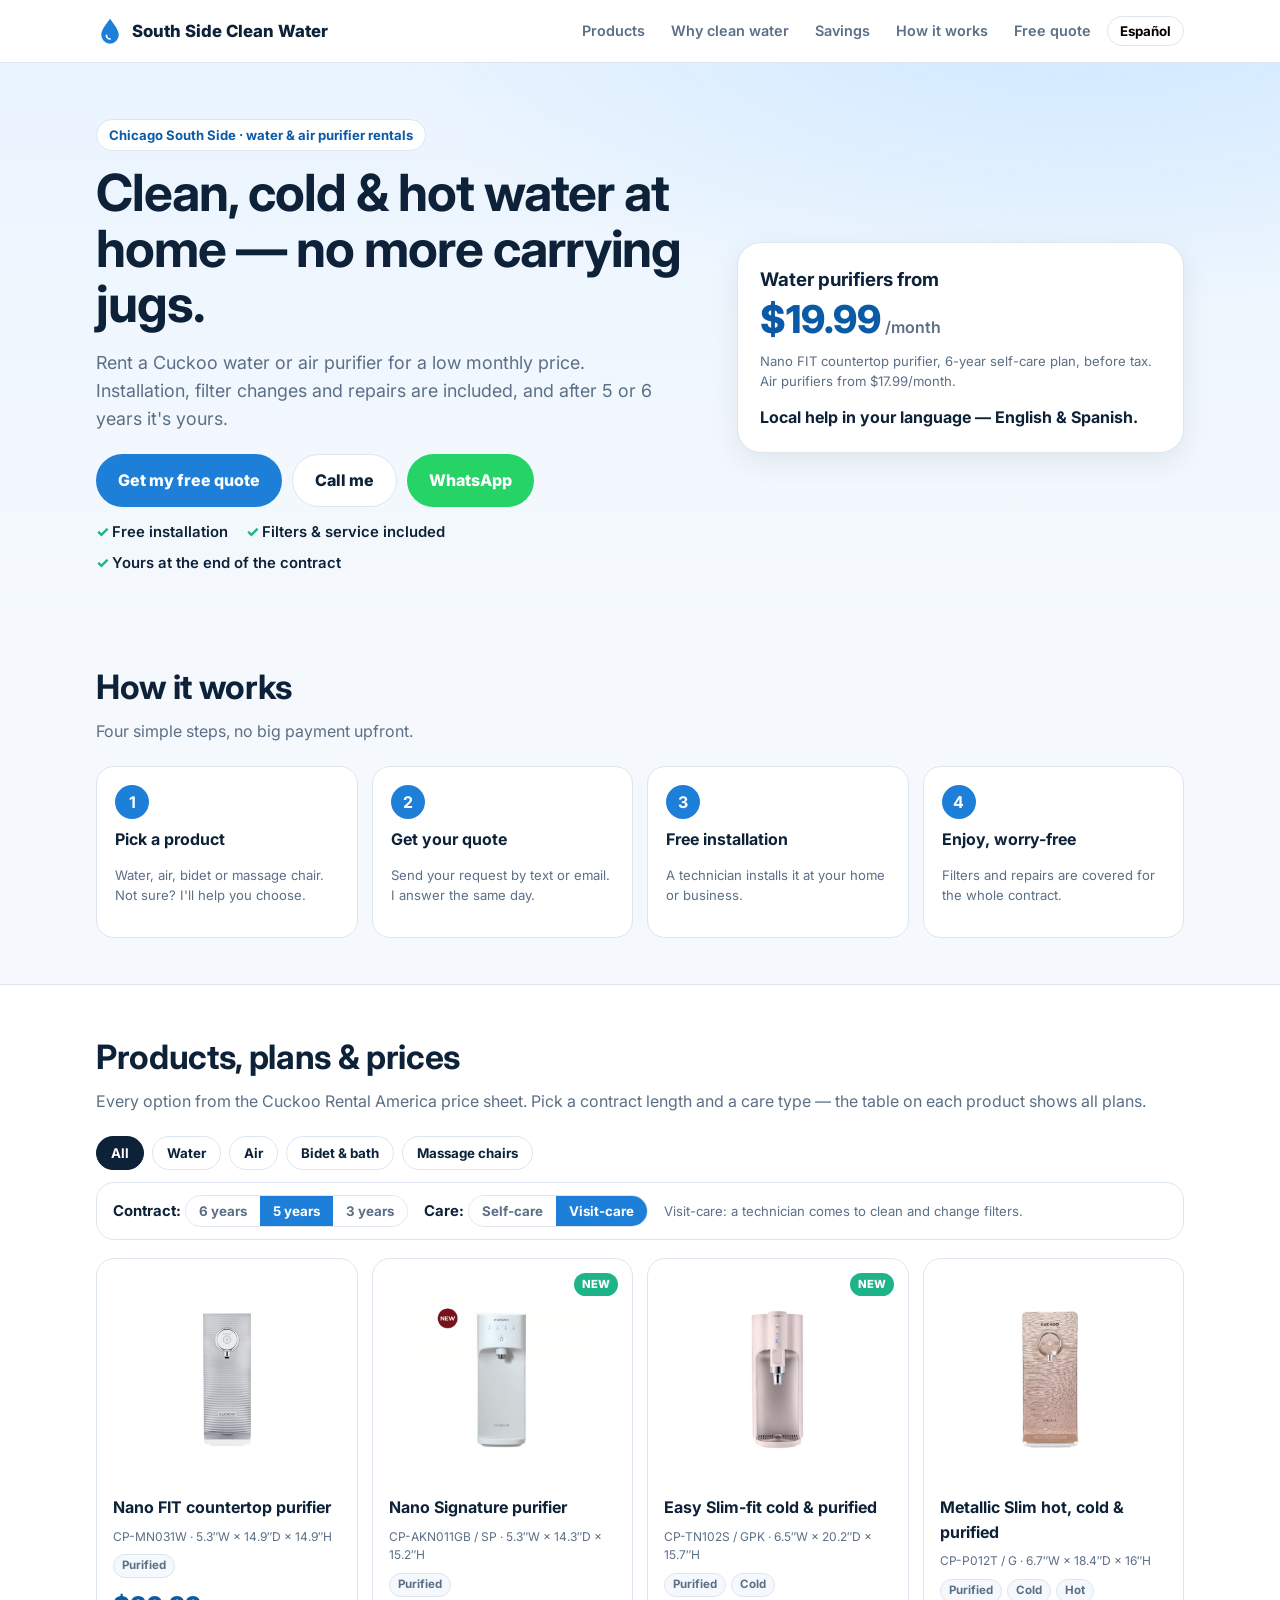
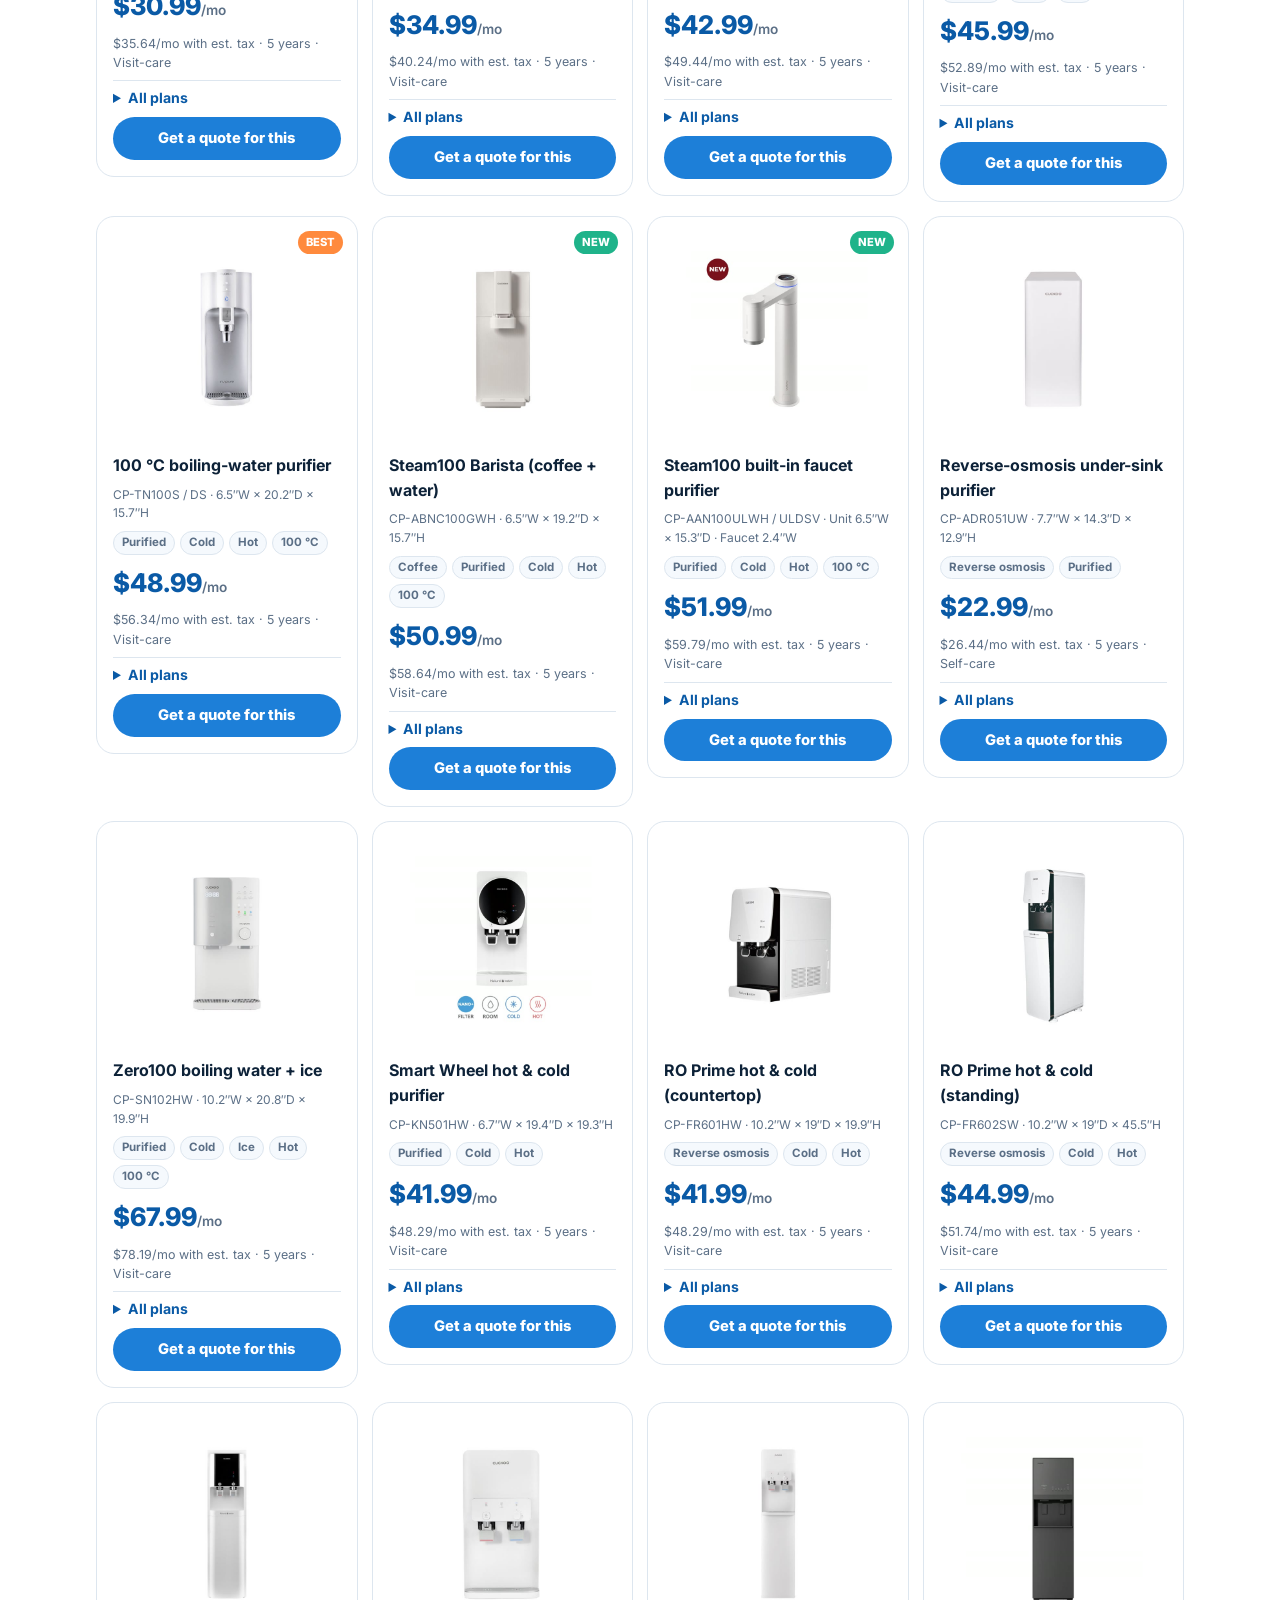
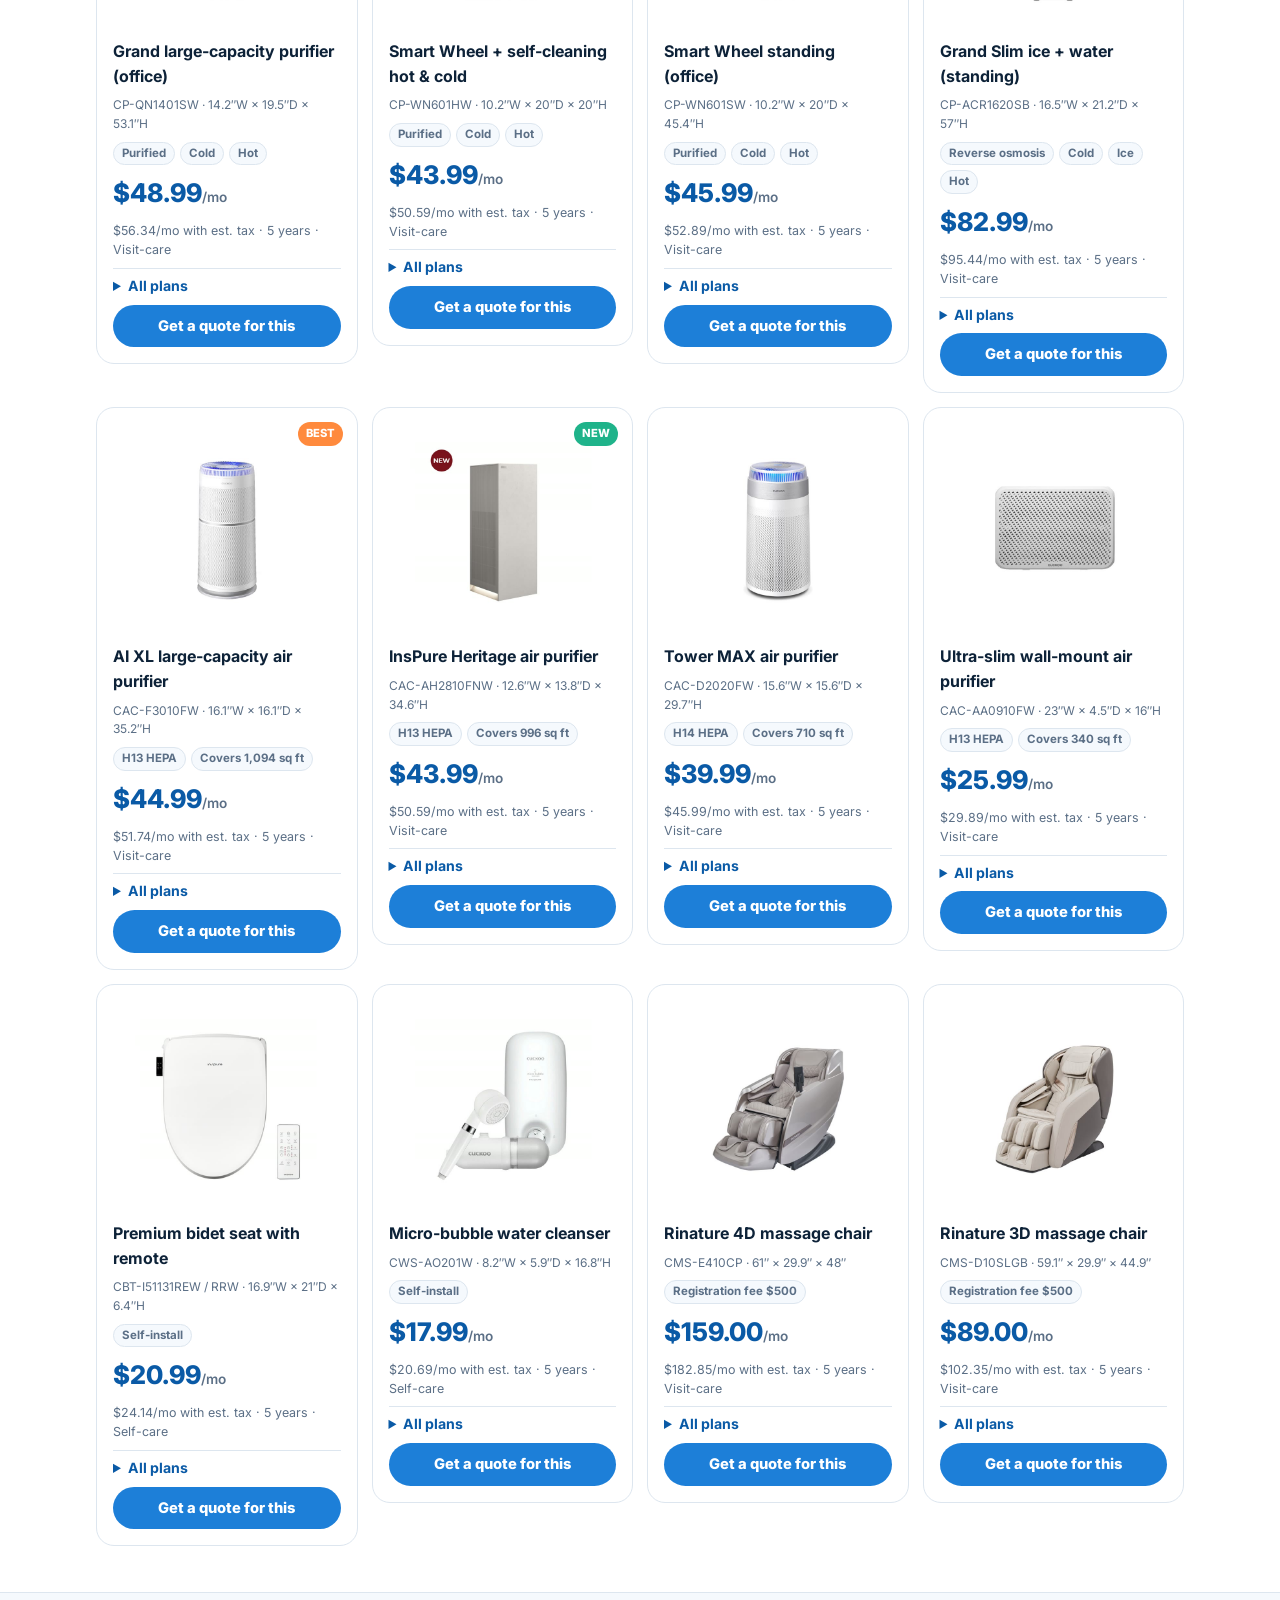
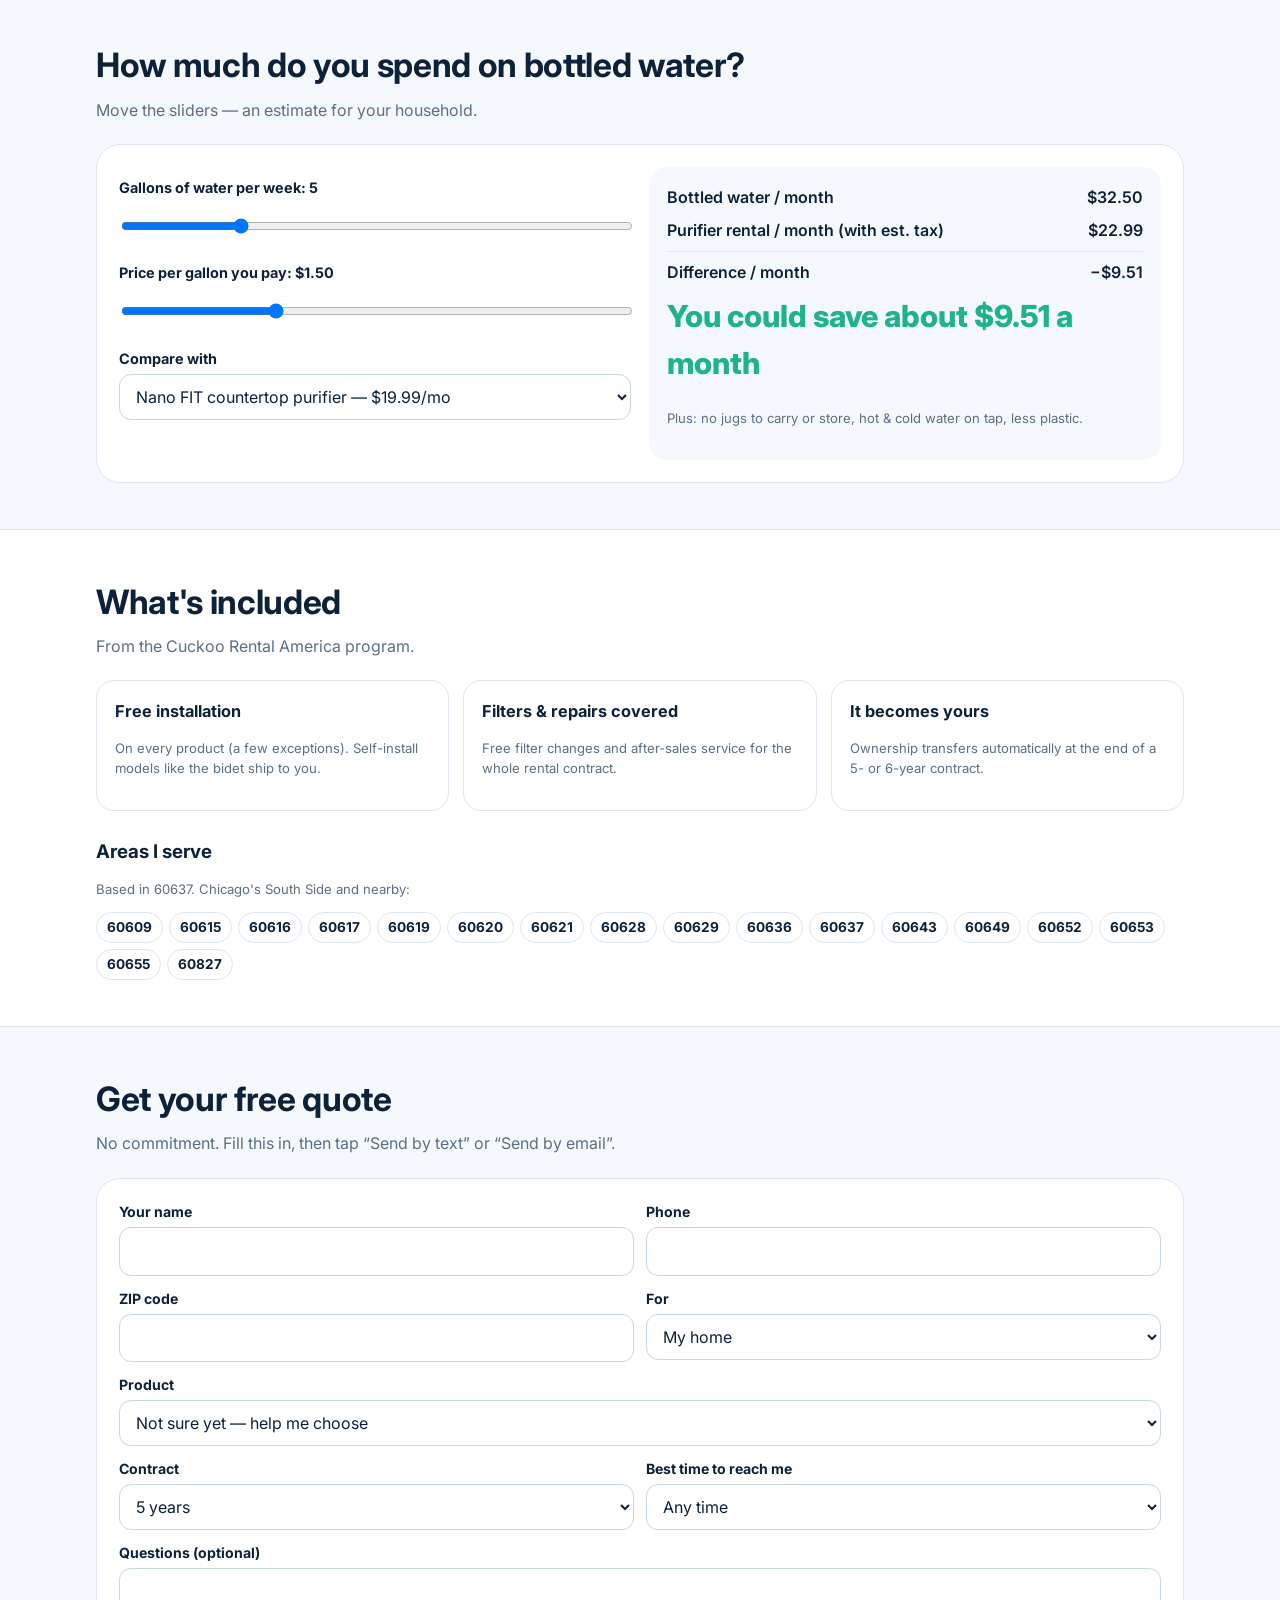
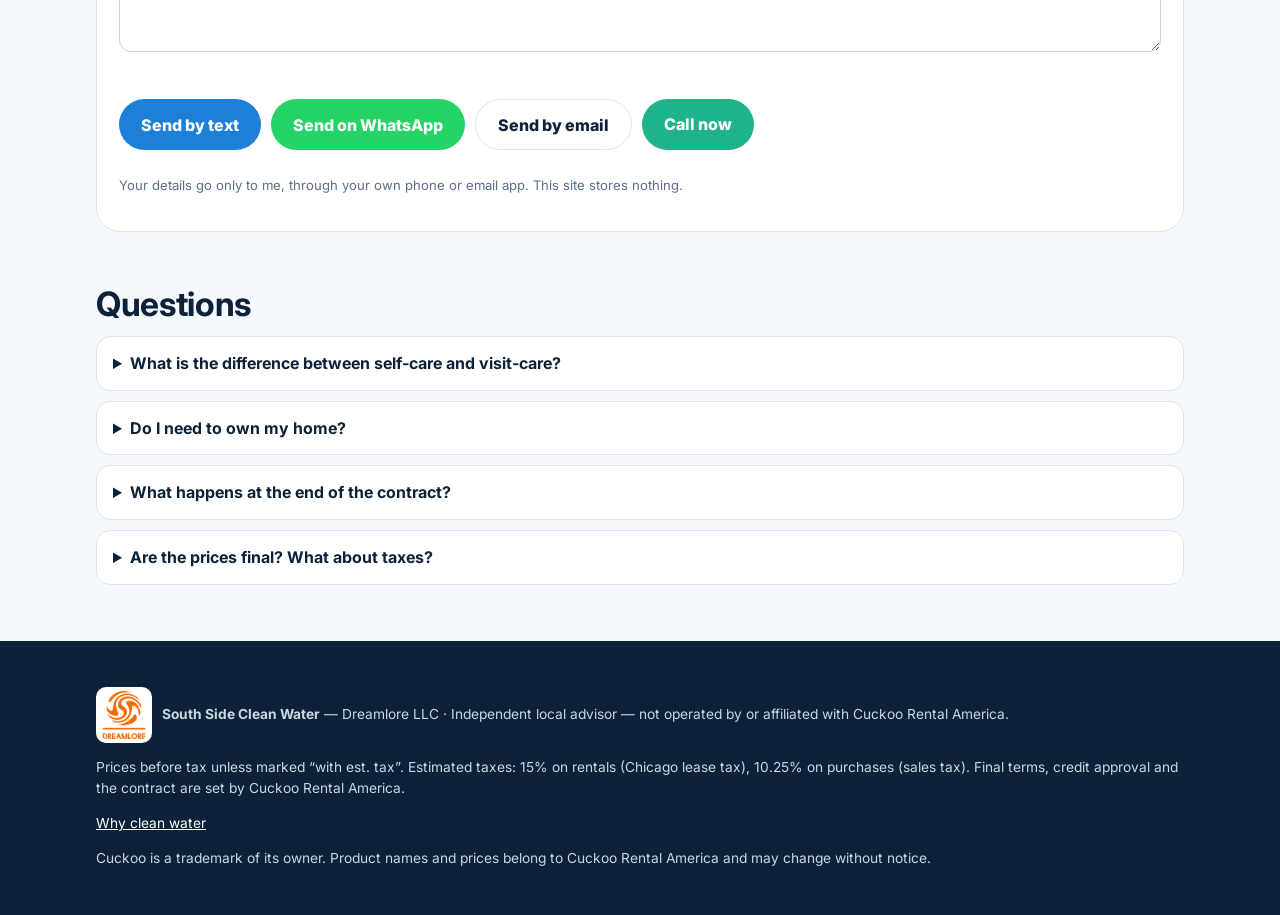
<file: index.html>
<!DOCTYPE html>
<html lang="en">
<head>
<meta charset="UTF-8"/>
<meta name="viewport" content="width=device-width,initial-scale=1"/>
<title>South Side Clean Water — water & air purifier rentals, installed</title>
<meta name="description" content="Rent a water or air purifier on Chicago's South Side: installation, filters and service included. Free quote by text, phone or email."/>
<meta property="og:title" content="South Side Clean Water"/>
<meta property="og:description" content="Clean water at home or at work, from about $20 a month — installed and maintained. Free quote."/>
<link rel="icon" href="data:image/svg+xml,%3Csvg xmlns='http://www.w3.org/2000/svg' viewBox='0 0 64 64'%3E%3Cpath d='M32 4C22 18 12 30 12 41a20 20 0 0 0 40 0C52 30 42 18 32 4z' fill='%231d7fd8'/%3E%3C/svg%3E"/>
<link rel="preconnect" href="https://fonts.googleapis.com"/>
<link href="https://fonts.googleapis.com/css2?family=Inter:wght@400;600;800&display=swap" rel="stylesheet"/>
<link rel="stylesheet" href="style.css?v=4"/>
</head>
<body>
<header class="top"><div class="wrap">
  <a class="logo" href="#top"><svg viewBox="0 0 64 64"><path d="M32 4C22 18 12 30 12 41a20 20 0 0 0 40 0C52 30 42 18 32 4z" fill="#1d7fd8"/><path d="M24 42a8 8 0 0 0 8 8" stroke="#fff" stroke-width="4" fill="none" stroke-linecap="round"/></svg><span data-t="brand">South Side Clean Water</span></a>
  <nav>
    <a href="#products" data-t="navProducts">Products</a>
    <a href="why.html" data-t="navWhy">Why clean water</a>
    <a href="#savings" data-t="navSavings">Savings</a>
    <a href="#how" data-t="navHow">How it works</a>
    <a href="#quote" data-t="navQuote">Free quote</a>
    <button class="lang" id="lang" type="button">Español</button>
  </nav>
</div></header>

<main id="top">
<section class="hero"><div class="wrap">
  <div>
    <span class="kicker" data-t="kicker">Chicago South Side · water & air purifier rentals</span>
    <h1 data-t="h1">Clean, cold & hot water at home — no more carrying jugs.</h1>
    <p class="lead" data-t="lead">Rent a Cuckoo water or air purifier for a low monthly price. Installation, filter changes and repairs are included, and after 5 or 6 years it's yours.</p>
    <div class="cta">
      <a class="btn btn-main" href="#quote" data-t="ctaQuote">Get my free quote</a>
      <a class="btn btn-ghost js-call" href="#quote" data-t="ctaCall">Call me</a>
      <a class="btn btn-wa js-wa" href="#quote" target="_blank" rel="noopener" data-t="ctaWa">WhatsApp</a>
    </div>
    <ul class="ticks">
      <li data-t="t1">Free installation</li><li data-t="t2">Filters & service included</li><li data-t="t3">Yours at the end of the contract</li>
    </ul>
  </div>
  <div class="hero-card">
    <h3 data-t="fromLabel">Water purifiers from</h3>
    <div class="price-big">$19.99<small data-t="perMonth"> /month</small></div>
    <p class="note" data-t="fromNote">Nano FIT countertop purifier, 6-year self-care plan. Air purifiers from $17.99/month.</p>
    <p style="margin:12px 0 0;font-weight:700" data-t="localNote">Local help in your language — English & Spanish.</p>
  </div>
</div></section>

<section id="how"><div class="wrap">
  <h2 data-t="howTitle">How it works</h2>
  <p class="sub" data-t="howSub">Four simple steps, no big payment upfront.</p>
  <div class="steps">
    <div class="step"><b>1</b><strong data-t="s1t">Pick a product</strong><p class="note" data-t="s1">Water, air, bidet or massage chair. Not sure? I'll help you choose.</p></div>
    <div class="step"><b>2</b><strong data-t="s2t">Get your quote</strong><p class="note" data-t="s2">Send your request by text or email. I answer the same day.</p></div>
    <div class="step"><b>3</b><strong data-t="s3t">Free installation</strong><p class="note" data-t="s3">A technician installs it at your home or business.</p></div>
    <div class="step"><b>4</b><strong data-t="s4t">Enjoy, worry-free</strong><p class="note" data-t="s4">Filters and repairs are covered for the whole contract.</p></div>
  </div>
</div></section>

<section id="products" style="background:#fff;border-top:1px solid var(--line);border-bottom:1px solid var(--line)"><div class="wrap">
  <h2 data-t="prodTitle">Products & monthly prices</h2>
  <p class="sub" data-t="prodSub">Prices from the Cuckoo Rental America price sheet. Choose the contract length and the care type to compare.</p>
  <div class="filters" id="filters"></div>
  <div class="plan">
    <span><strong data-t="lengthLabel">Contract:</strong> <span class="seg" id="years"></span></span>
    <span><strong data-t="careLabel">Care:</strong> <span class="seg" id="care"></span></span>
    <span class="note" id="careHelp"></span>
  </div>
  <div class="grid" id="grid"></div>
</div></section>

<section id="savings"><div class="wrap">
  <h2 data-t="calcTitle">How much do you spend on bottled water?</h2>
  <p class="sub" data-t="calcSub">Move the sliders — an estimate for your household.</p>
  <div class="calc">
    <div>
      <label for="gal"><span data-t="galLabel">Gallons of water per week</span>: <span id="galV"></span></label>
      <input id="gal" type="range" min="1" max="20" value="5"/>
      <label for="ppg"><span data-t="ppgLabel">Price per gallon you pay</span>: $<span id="ppgV"></span></label>
      <input id="ppg" type="range" min="0.5" max="4" step="0.1" value="1.5"/>
      <label for="pick" data-t="pickLabel">Compare with</label>
      <select id="pick"></select>
    </div>
    <div class="out">
      <div class="row"><span data-t="bottled">Bottled water / month</span><span id="o1"></span></div>
      <div class="row"><span data-t="rental">Purifier rental / month</span><span id="o2"></span></div>
      <div class="row" style="border-top:1px solid var(--line);padding-top:8px"><span data-t="diff">Difference / month</span><span id="o3"></span></div>
      <div class="save" id="o4"></div>
      <p class="note" data-t="calcNote">Plus: no jugs to carry or store, hot & cold water on tap, less plastic.</p>
    </div>
  </div>
</div></section>

<section style="background:#fff;border-top:1px solid var(--line);border-bottom:1px solid var(--line)"><div class="wrap">
  <h2 data-t="benTitle">What's included</h2>
  <p class="sub" data-t="benSub">From the Cuckoo Rental America program.</p>
  <div class="benefits">
    <div class="ben"><h3 data-t="b1t">Free installation</h3><p class="note" data-t="b1">On every product (a few exceptions). Self-install models like the bidet ship to you.</p></div>
    <div class="ben"><h3 data-t="b2t">Filters & repairs covered</h3><p class="note" data-t="b2">Free filter changes and after-sales service for the whole rental contract.</p></div>
    <div class="ben"><h3 data-t="b3t">It becomes yours</h3><p class="note" data-t="b3">Ownership transfers automatically at the end of a 5- or 6-year contract.</p></div>
  </div>
  <h3 style="margin:26px 0 4px" data-t="areaTitle">Areas I serve</h3>
  <p class="note" data-t="areaSub">Based in 60637. Chicago's South Side and nearby:</p>
  <div class="area" id="area"></div>
</div></section>

<section id="quote"><div class="wrap">
  <h2 data-t="qTitle">Get your free quote</h2>
  <p class="sub" data-t="qSub">No commitment. Fill this in, then tap “Send by text” or “Send by email”.</p>
  <form id="qform" novalidate>
    <div><label for="fname" data-t="fName">Your name</label><input id="fname" autocomplete="name" required/></div>
    <div><label for="fphone" data-t="fPhone">Phone</label><input id="fphone" type="tel" autocomplete="tel" required/></div>
    <div><label for="fzip" data-t="fZip">ZIP code</label><input id="fzip" inputmode="numeric" maxlength="5" autocomplete="postal-code"/></div>
    <div><label for="fwho" data-t="fWho">For</label><select id="fwho"><option value="home" data-t="home">My home</option><option value="business" data-t="business">My business / office / church</option></select></div>
    <div class="full"><label for="fprod" data-t="fProd">Product</label><select id="fprod"></select></div>
    <div><label for="fyears" data-t="fYears">Contract</label><select id="fyears"><option value="6">6 years</option><option value="5" selected>5 years</option><option value="3">3 years</option><option value="buy">Buy outright</option></select></div>
    <div><label for="fwhen" data-t="fWhen">Best time to reach me</label><select id="fwhen"><option data-t="any">Any time</option><option data-t="morning">Morning</option><option data-t="afternoon">Afternoon</option><option data-t="evening">Evening</option></select></div>
    <div class="full"><label for="fmsg" data-t="fMsg">Questions (optional)</label><textarea id="fmsg"></textarea></div>
    <div class="full err" id="ferr"></div>
    <div class="full send">
      <button class="btn btn-main" type="button" id="bySms" data-t="bySms">Send by text</button>
      <button class="btn btn-wa" type="button" id="byWa" data-t="byWa">Send on WhatsApp</button>
      <button class="btn btn-ghost" type="button" id="byMail" data-t="byMail">Send by email</button>
      <a class="btn btn-green js-call" href="#" data-t="byCall">Call now</a>
    </div>
    <p class="full note" data-t="privacy">Your details go only to me, through your own phone or email app. This site stores nothing.</p>
  </form>
</div></section>

<section style="padding-top:0"><div class="wrap">
  <h2 data-t="faqTitle">Questions</h2>
  <details class="faq"><summary data-t="q1">What is the difference between self-care and visit-care?</summary><p class="note" data-t="a1">Self-care: you receive the new filters and change them yourself (easy, a few minutes). Visit-care: a technician comes to clean and change filters. Some models are visit-care only.</p></details>
  <details class="faq"><summary data-t="q2">Do I need to own my home?</summary><p class="note" data-t="a2">No. Countertop and standing models don't need any drilling. Ask me about your situation.</p></details>
  <details class="faq"><summary data-t="q3">What happens at the end of the contract?</summary><p class="note" data-t="a3">After a 5- or 6-year contract, the product becomes yours. With a 3-year contract you can keep renting at a lower price (WeCare program).</p></details>
  <details class="faq"><summary data-t="q4">Are the prices final?</summary><p class="note" data-t="a4">Prices come from the current Cuckoo Rental America price sheet and can change. Your final price is confirmed before you sign; approval and the contract are with Cuckoo Rental America.</p></details>
</div></section>
</main>

<div class="sticky-call"><a class="btn btn-green js-call" href="#" data-t="byCall">Call now</a><a class="btn btn-wa js-wa" href="#" target="_blank" rel="noopener" data-t="ctaWa">WhatsApp</a><a class="btn btn-main" href="#quote" data-t="ctaQuote">Get my free quote</a></div>

<footer><div class="wrap">
  <p><img src="img/dreamlore-logo.png" alt="Dreamlore LLC" style="height:56px;width:auto;background:#fff;border-radius:10px;padding:4px;vertical-align:middle;margin-right:10px"/><strong data-t="brand">South Side Clean Water</strong> — <span id="repLine"></span></p>
  <p id="disclaimer"></p>
  <p><a href="why.html" data-t="navWhy">Why clean water</a></p>
  <p data-t="tm">Cuckoo is a trademark of its owner. Product names and prices belong to Cuckoo Rental America and may change without notice.</p>
</div></footer>

<script src="products.js?v=4"></script>
<script src="app.js?v=4"></script>
</body>
</html>
</file>
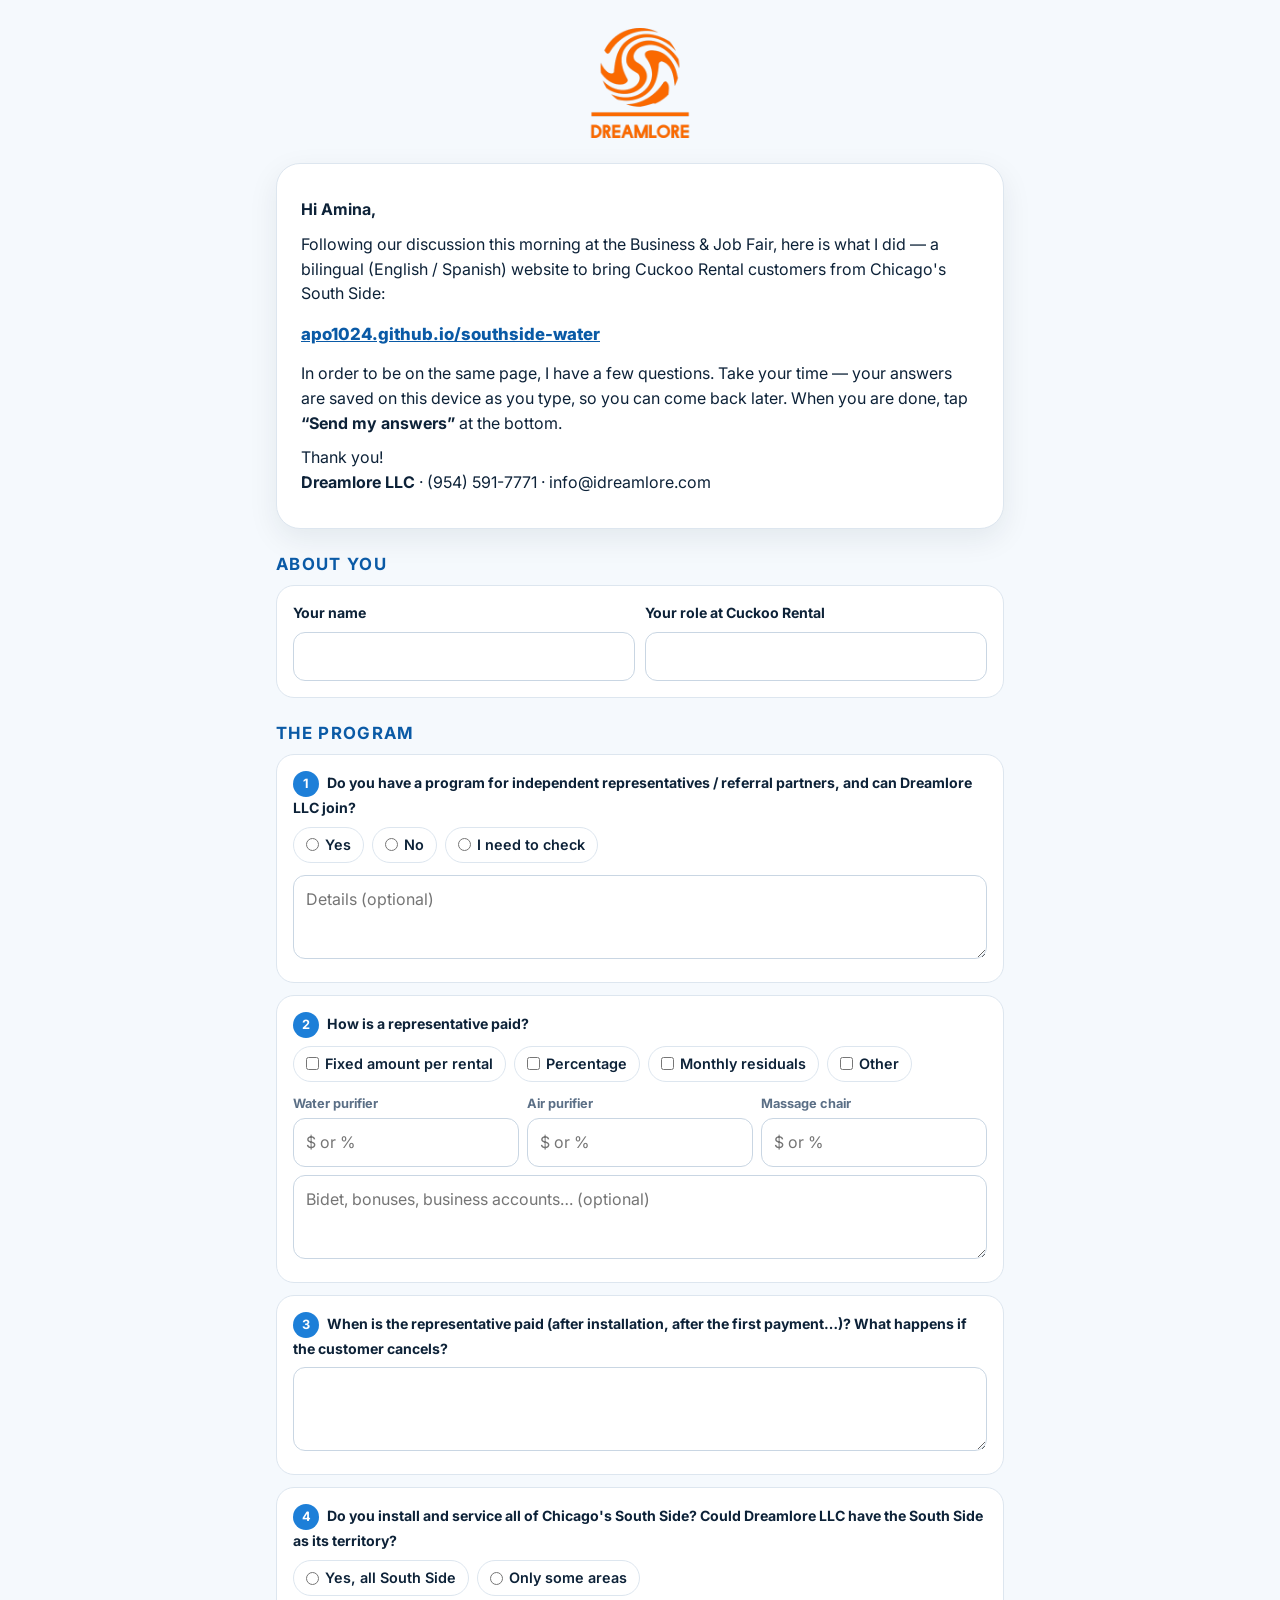
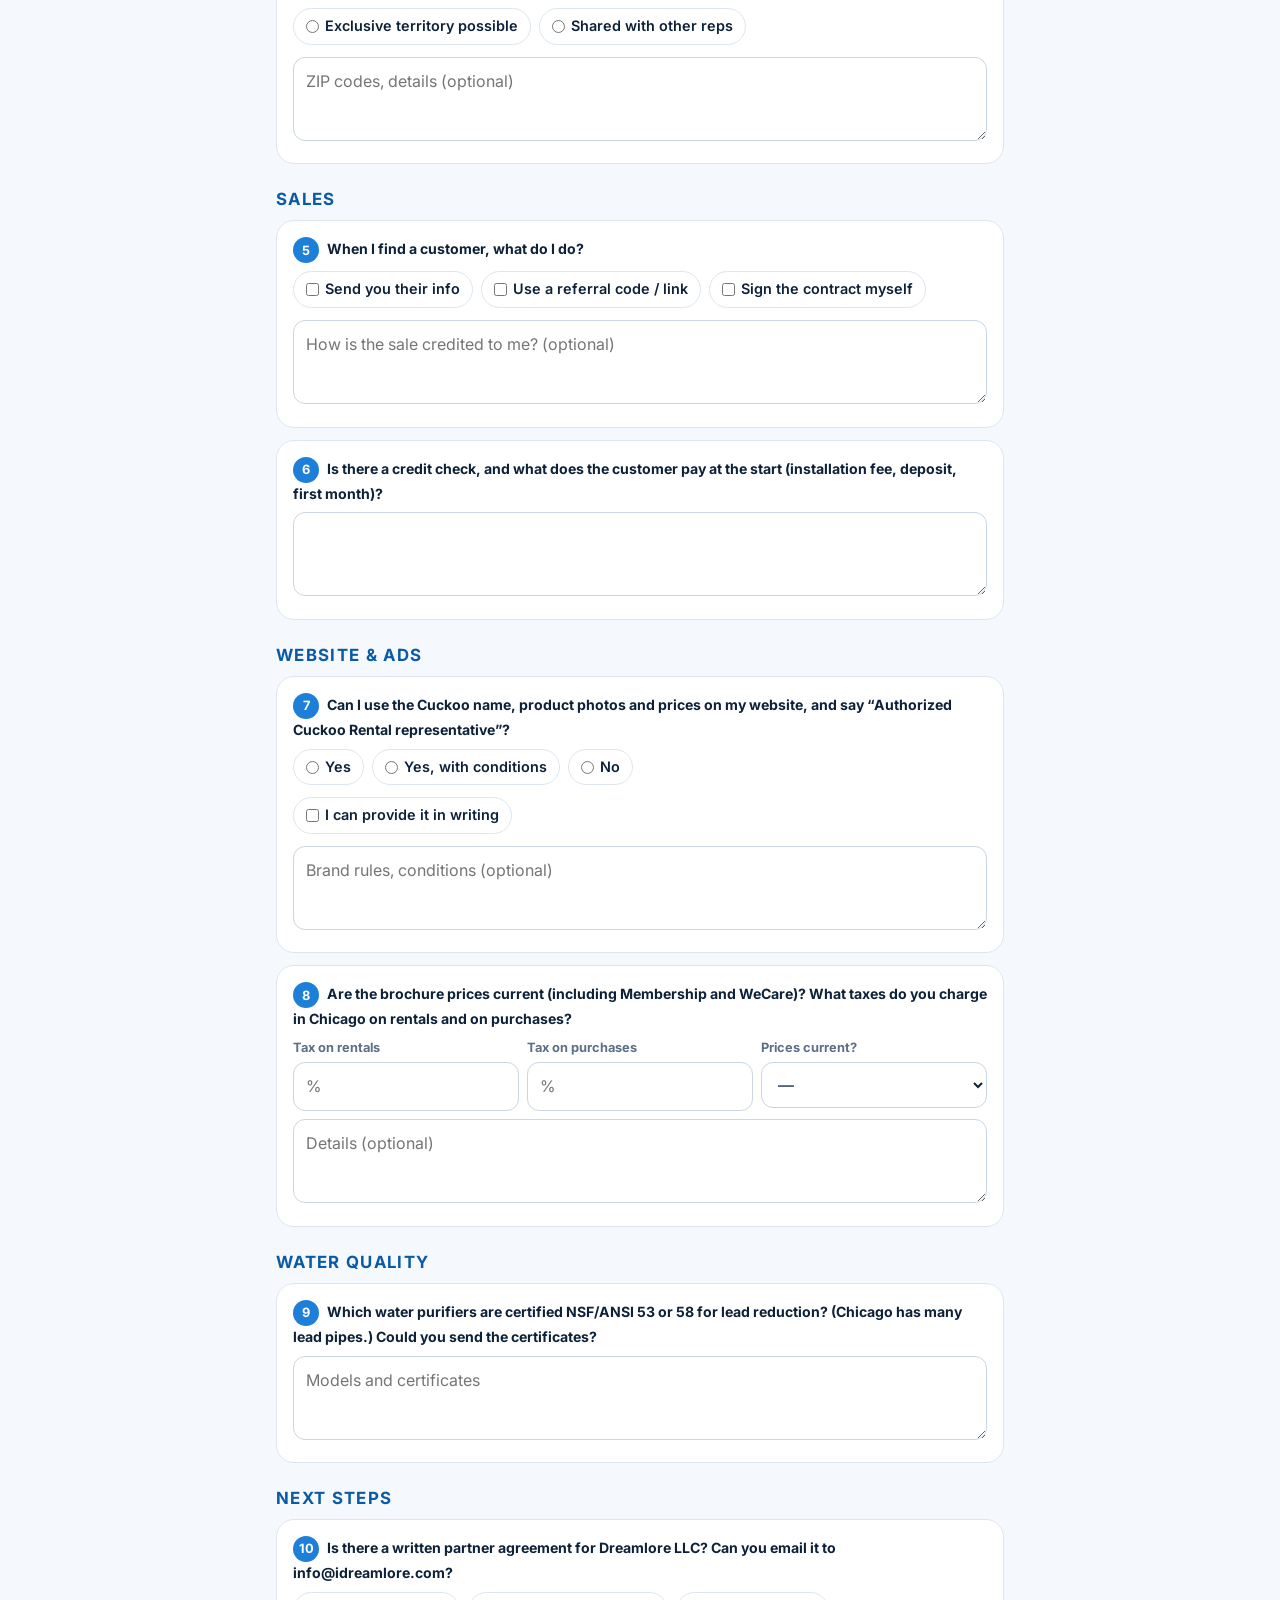
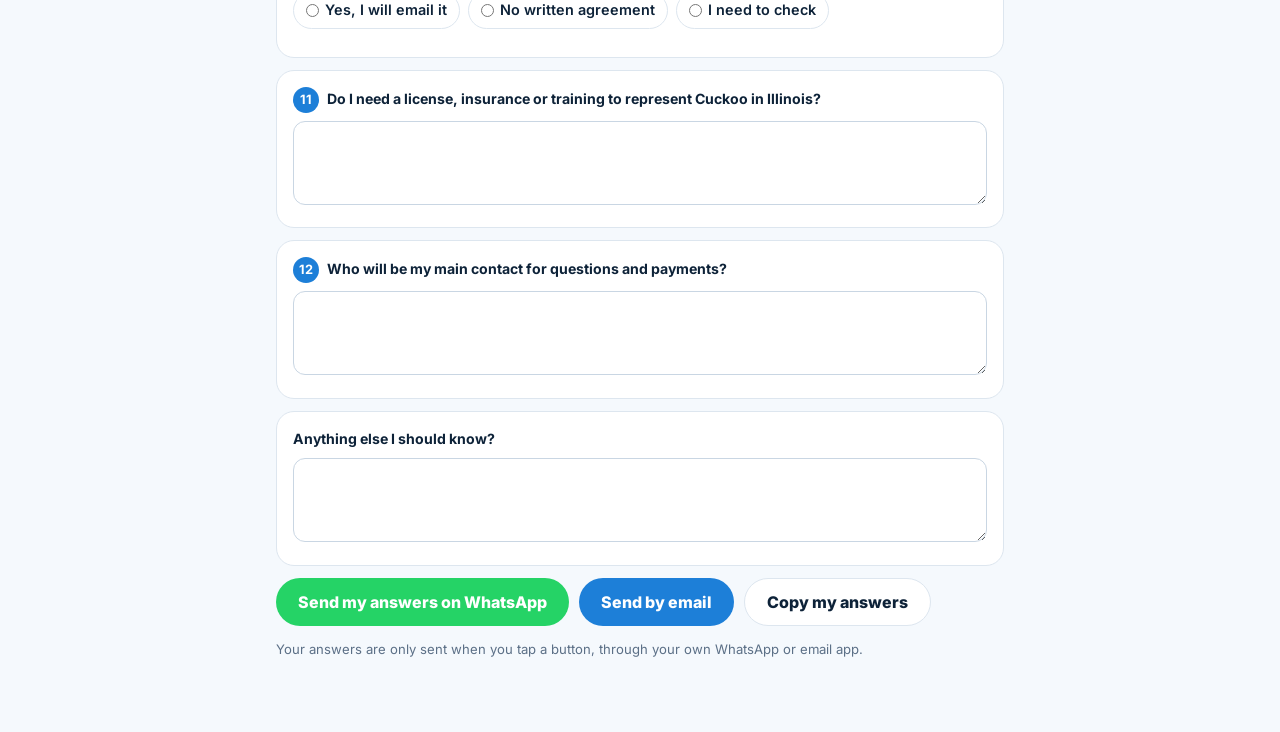
<file: partner-questions.html>
<!DOCTYPE html>
<html lang="en">
<head>
<meta charset="UTF-8"/>
<meta name="viewport" content="width=device-width,initial-scale=1"/>
<meta name="robots" content="noindex,nofollow"/>
<title>Partner questions — Dreamlore LLC × Cuckoo Rental</title>
<link rel="icon" href="data:image/svg+xml,%3Csvg xmlns='http://www.w3.org/2000/svg' viewBox='0 0 64 64'%3E%3Cpath d='M32 4C22 18 12 30 12 41a20 20 0 0 0 40 0C52 30 42 18 32 4z' fill='%231d7fd8'/%3E%3C/svg%3E"/>
<link href="https://fonts.googleapis.com/css2?family=Inter:wght@400;600;800&display=swap" rel="stylesheet"/>
<link rel="stylesheet" href="style.css?v=4"/>
<style>
.pq{max-width:760px;margin:0 auto;padding:28px 16px 60px}
#pq{display:block;background:none;border:0;padding:0}
.brandhead{text-align:center;margin:0 0 18px}
.brandhead img{height:110px;width:auto}
.letter{background:#fff;border:1px solid var(--line);border-radius:24px;padding:24px;box-shadow:var(--shadow)}
.letter p{margin:.6rem 0}
.letter .site{display:inline-block;margin:.3rem 0;font-weight:800;font-size:1.05rem;word-break:break-all}
.grp{margin-top:22px}
.grp h2{font-size:1.05rem;text-transform:uppercase;letter-spacing:.08em;color:var(--brand2);margin:0 0 8px}
.q{background:#fff;border:1px solid var(--line);border-radius:18px;padding:16px;margin-bottom:12px}
.q label.t{display:block;font-weight:700;margin-bottom:8px}
.q .n{display:inline-flex;width:26px;height:26px;border-radius:50%;background:var(--brand);color:#fff;font-size:.8rem;align-items:center;justify-content:center;margin-right:8px}
.opts{display:flex;flex-wrap:wrap;gap:8px;margin-bottom:8px}
.opts label{display:inline-flex;align-items:center;gap:6px;border:1px solid var(--line);border-radius:99px;padding:6px 12px;font-weight:600;font-size:.9rem;cursor:pointer;background:#fff}
.opts input{width:auto;margin:0}
.amounts{display:grid;grid-template-columns:repeat(3,1fr);gap:8px;margin:8px 0}
.amounts label{font-size:.8rem;font-weight:700;color:var(--muted)}
.who{display:grid;grid-template-columns:1fr 1fr;gap:10px}
.done{display:none;background:#e6f8f2;border:1px solid #9fdcc6;border-radius:16px;padding:14px;font-weight:700;margin-top:12px}
@media (max-width:560px){.amounts,.who{grid-template-columns:1fr}}
</style>
</head>
<body>
<div class="pq">
  <div class="brandhead"><img src="img/dreamlore-logo.png" alt="Dreamlore LLC"/></div>
  <div class="letter">
    <p><strong>Hi Amina,</strong></p>
    <p>Following our discussion this morning at the Business &amp; Job Fair, here is what I did — a bilingual (English / Spanish) website to bring Cuckoo Rental customers from Chicago's South Side:</p>
    <a class="site" href="https://apo1024.github.io/southside-water/" target="_blank" rel="noopener">apo1024.github.io/southside-water</a>
    <p>In order to be on the same page, I have a few questions. Take your time — your answers are saved on this device as you type, so you can come back later. When you are done, tap <strong>“Send my answers”</strong> at the bottom.</p>
    <p>Thank you!<br/><strong>Dreamlore LLC</strong> · (954) 591-7771 · info@idreamlore.com</p>
  </div>

  <form id="pq" novalidate>
    <div class="grp">
      <h2>About you</h2>
      <div class="q who">
        <div><label class="t" for="who_name">Your name</label><input id="who_name" name="Name" autocomplete="name"/></div>
        <div><label class="t" for="who_role">Your role at Cuckoo Rental</label><input id="who_role" name="Role"/></div>
      </div>
    </div>

    <div class="grp">
      <h2>The program</h2>
      <div class="q"><label class="t"><span class="n">1</span>Do you have a program for independent representatives / referral partners, and can Dreamlore LLC join?</label>
        <div class="opts"><label><input type="radio" name="Q1 Program" value="Yes"/>Yes</label><label><input type="radio" name="Q1 Program" value="No"/>No</label><label><input type="radio" name="Q1 Program" value="I need to check"/>I need to check</label></div>
        <textarea name="Q1 Details" placeholder="Details (optional)"></textarea></div>

      <div class="q"><label class="t"><span class="n">2</span>How is a representative paid?</label>
        <div class="opts"><label><input type="checkbox" name="Q2 Type" value="Fixed amount per installed rental"/>Fixed amount per rental</label><label><input type="checkbox" name="Q2 Type" value="Percentage"/>Percentage</label><label><input type="checkbox" name="Q2 Type" value="Monthly residuals"/>Monthly residuals</label><label><input type="checkbox" name="Q2 Type" value="Other"/>Other</label></div>
        <div class="amounts">
          <div><label for="a1">Water purifier</label><input id="a1" name="Q2 Water purifier" placeholder="$ or %"/></div>
          <div><label for="a2">Air purifier</label><input id="a2" name="Q2 Air purifier" placeholder="$ or %"/></div>
          <div><label for="a3">Massage chair</label><input id="a3" name="Q2 Massage chair" placeholder="$ or %"/></div>
        </div>
        <textarea name="Q2 Details" placeholder="Bidet, bonuses, business accounts… (optional)"></textarea></div>

      <div class="q"><label class="t"><span class="n">3</span>When is the representative paid (after installation, after the first payment…)? What happens if the customer cancels?</label>
        <textarea name="Q3 Payment timing and cancellations"></textarea></div>

      <div class="q"><label class="t"><span class="n">4</span>Do you install and service all of Chicago's South Side? Could Dreamlore LLC have the South Side as its territory?</label>
        <div class="opts"><label><input type="radio" name="Q4 Service area" value="Yes, all South Side"/>Yes, all South Side</label><label><input type="radio" name="Q4 Service area" value="Only some areas"/>Only some areas</label></div>
        <div class="opts"><label><input type="radio" name="Q4 Exclusive territory" value="Exclusive territory possible"/>Exclusive territory possible</label><label><input type="radio" name="Q4 Exclusive territory" value="Shared with other reps"/>Shared with other reps</label></div>
        <textarea name="Q4 Details" placeholder="ZIP codes, details (optional)"></textarea></div>
    </div>

    <div class="grp">
      <h2>Sales</h2>
      <div class="q"><label class="t"><span class="n">5</span>When I find a customer, what do I do?</label>
        <div class="opts"><label><input type="checkbox" name="Q5 Process" value="Send you their info"/>Send you their info</label><label><input type="checkbox" name="Q5 Process" value="Use a referral code / link"/>Use a referral code / link</label><label><input type="checkbox" name="Q5 Process" value="Sign the contract myself"/>Sign the contract myself</label></div>
        <textarea name="Q5 Details" placeholder="How is the sale credited to me? (optional)"></textarea></div>

      <div class="q"><label class="t"><span class="n">6</span>Is there a credit check, and what does the customer pay at the start (installation fee, deposit, first month)?</label>
        <textarea name="Q6 Credit check and upfront cost"></textarea></div>
    </div>

    <div class="grp">
      <h2>Website &amp; ads</h2>
      <div class="q"><label class="t"><span class="n">7</span>Can I use the Cuckoo name, product photos and prices on my website, and say “Authorized Cuckoo Rental representative”?</label>
        <div class="opts"><label><input type="radio" name="Q7 Brand use" value="Yes"/>Yes</label><label><input type="radio" name="Q7 Brand use" value="Yes, with conditions"/>Yes, with conditions</label><label><input type="radio" name="Q7 Brand use" value="No"/>No</label></div>
        <div class="opts"><label><input type="checkbox" name="Q7 Written authorization" value="I can provide it in writing"/>I can provide it in writing</label></div>
        <textarea name="Q7 Conditions" placeholder="Brand rules, conditions (optional)"></textarea></div>

      <div class="q"><label class="t"><span class="n">8</span>Are the brochure prices current (including Membership and WeCare)? What taxes do you charge in Chicago on rentals and on purchases?</label>
        <div class="amounts">
          <div><label for="t1">Tax on rentals</label><input id="t1" name="Q8 Tax on rentals" placeholder="%"/></div>
          <div><label for="t2">Tax on purchases</label><input id="t2" name="Q8 Tax on purchases" placeholder="%"/></div>
          <div><label for="t3">Prices current?</label><select id="t3" name="Q8 Brochure prices current"><option value="">—</option><option>Yes</option><option>No, new prices coming</option></select></div>
        </div>
        <textarea name="Q8 Details" placeholder="Details (optional)"></textarea></div>
    </div>

    <div class="grp">
      <h2>Water quality</h2>
      <div class="q"><label class="t"><span class="n">9</span>Which water purifiers are certified NSF/ANSI 53 or 58 for lead reduction? (Chicago has many lead pipes.) Could you send the certificates?</label>
        <textarea name="Q9 Lead certifications" placeholder="Models and certificates"></textarea></div>
    </div>

    <div class="grp">
      <h2>Next steps</h2>
      <div class="q"><label class="t"><span class="n">10</span>Is there a written partner agreement for Dreamlore LLC? Can you email it to info@idreamlore.com?</label>
        <div class="opts"><label><input type="radio" name="Q10 Agreement" value="Yes, I will email it"/>Yes, I will email it</label><label><input type="radio" name="Q10 Agreement" value="No written agreement"/>No written agreement</label><label><input type="radio" name="Q10 Agreement" value="I need to check"/>I need to check</label></div></div>

      <div class="q"><label class="t"><span class="n">11</span>Do I need a license, insurance or training to represent Cuckoo in Illinois?</label>
        <textarea name="Q11 License insurance training"></textarea></div>

      <div class="q"><label class="t"><span class="n">12</span>Who will be my main contact for questions and payments?</label>
        <textarea name="Q12 Main contact"></textarea></div>

      <div class="q"><label class="t">Anything else I should know?</label><textarea name="Other comments"></textarea></div>
    </div>

    <div class="send" style="margin-top:8px">
      <button class="btn btn-wa" type="button" id="sWa">Send my answers on WhatsApp</button>
      <button class="btn btn-main" type="button" id="sMail">Send by email</button>
      <button class="btn btn-ghost" type="button" id="sCopy">Copy my answers</button>
    </div>
    <p class="note">Your answers are only sent when you tap a button, through your own WhatsApp or email app.</p>
    <div class="done" id="done"></div>
  </form>
</div>
<script>
(function () {
  'use strict';
  var PHONE = '19545917771', EMAIL = 'info@idreamlore.com', KEY = 'pq-answers-v1';
  var form = document.getElementById('pq');
  // keep a draft on this device
  function save() {
    var d = {};
    Array.prototype.forEach.call(form.elements, function (e) {
      if (!e.name) return;
      if (e.type === 'radio' || e.type === 'checkbox') { if (e.checked) d[e.name + '|' + e.value] = 1; }
      else if (e.value) d[e.name] = e.value;
    });
    try { localStorage.setItem(KEY, JSON.stringify(d)); } catch (x) {}
  }
  function load() {
    var d; try { d = JSON.parse(localStorage.getItem(KEY) || '{}'); } catch (x) { d = {}; }
    Array.prototype.forEach.call(form.elements, function (e) {
      if (!e.name) return;
      if (e.type === 'radio' || e.type === 'checkbox') e.checked = !!d[e.name + '|' + e.value];
      else if (d[e.name] != null) e.value = d[e.name];
    });
  }
  function answers() {
    var out = {}, order = [];
    Array.prototype.forEach.call(form.elements, function (e) {
      if (!e.name) return;
      if (order.indexOf(e.name) < 0) order.push(e.name);
      var v = '';
      if (e.type === 'radio' || e.type === 'checkbox') { if (e.checked) v = e.value; }
      else v = e.value.trim();
      if (v) out[e.name] = out[e.name] ? out[e.name] + ', ' + v : v;
    });
    var lines = ['Answers — Cuckoo Rental × Dreamlore LLC partner questions', ''];
    order.forEach(function (k) { if (out[k]) lines.push(k + ': ' + out[k]); });
    return lines.length > 2 ? lines.join('\n') : '';
  }
  function done(msg) { var d = document.getElementById('done'); d.textContent = msg; d.style.display = 'block'; }
  form.addEventListener('input', save); form.addEventListener('change', save);
  document.getElementById('sWa').onclick = function () {
    var t = answers(); if (!t) return done('Please answer at least one question first.');
    window.open('https://wa.me/' + PHONE + '?text=' + encodeURIComponent(t), '_blank', 'noopener');
    done('WhatsApp is opening with your answers — just tap Send. Thank you!');
  };
  document.getElementById('sMail').onclick = function () {
    var t = answers(); if (!t) return done('Please answer at least one question first.');
    location.href = 'mailto:' + EMAIL + '?subject=' + encodeURIComponent('Cuckoo Rental × Dreamlore LLC — answers') + '&body=' + encodeURIComponent(t);
    done('Your email app is opening with your answers — just tap Send. Thank you!');
  };
  document.getElementById('sCopy').onclick = function () {
    var t = answers(); if (!t) return done('Please answer at least one question first.');
    (navigator.clipboard ? navigator.clipboard.writeText(t) : Promise.reject()).then(function () { done('Copied! You can paste your answers in any message.'); })
      .catch(function () { window.prompt('Copy your answers:', t); });
  };
  load();
})();
</script>
</body>
</html>
</file>
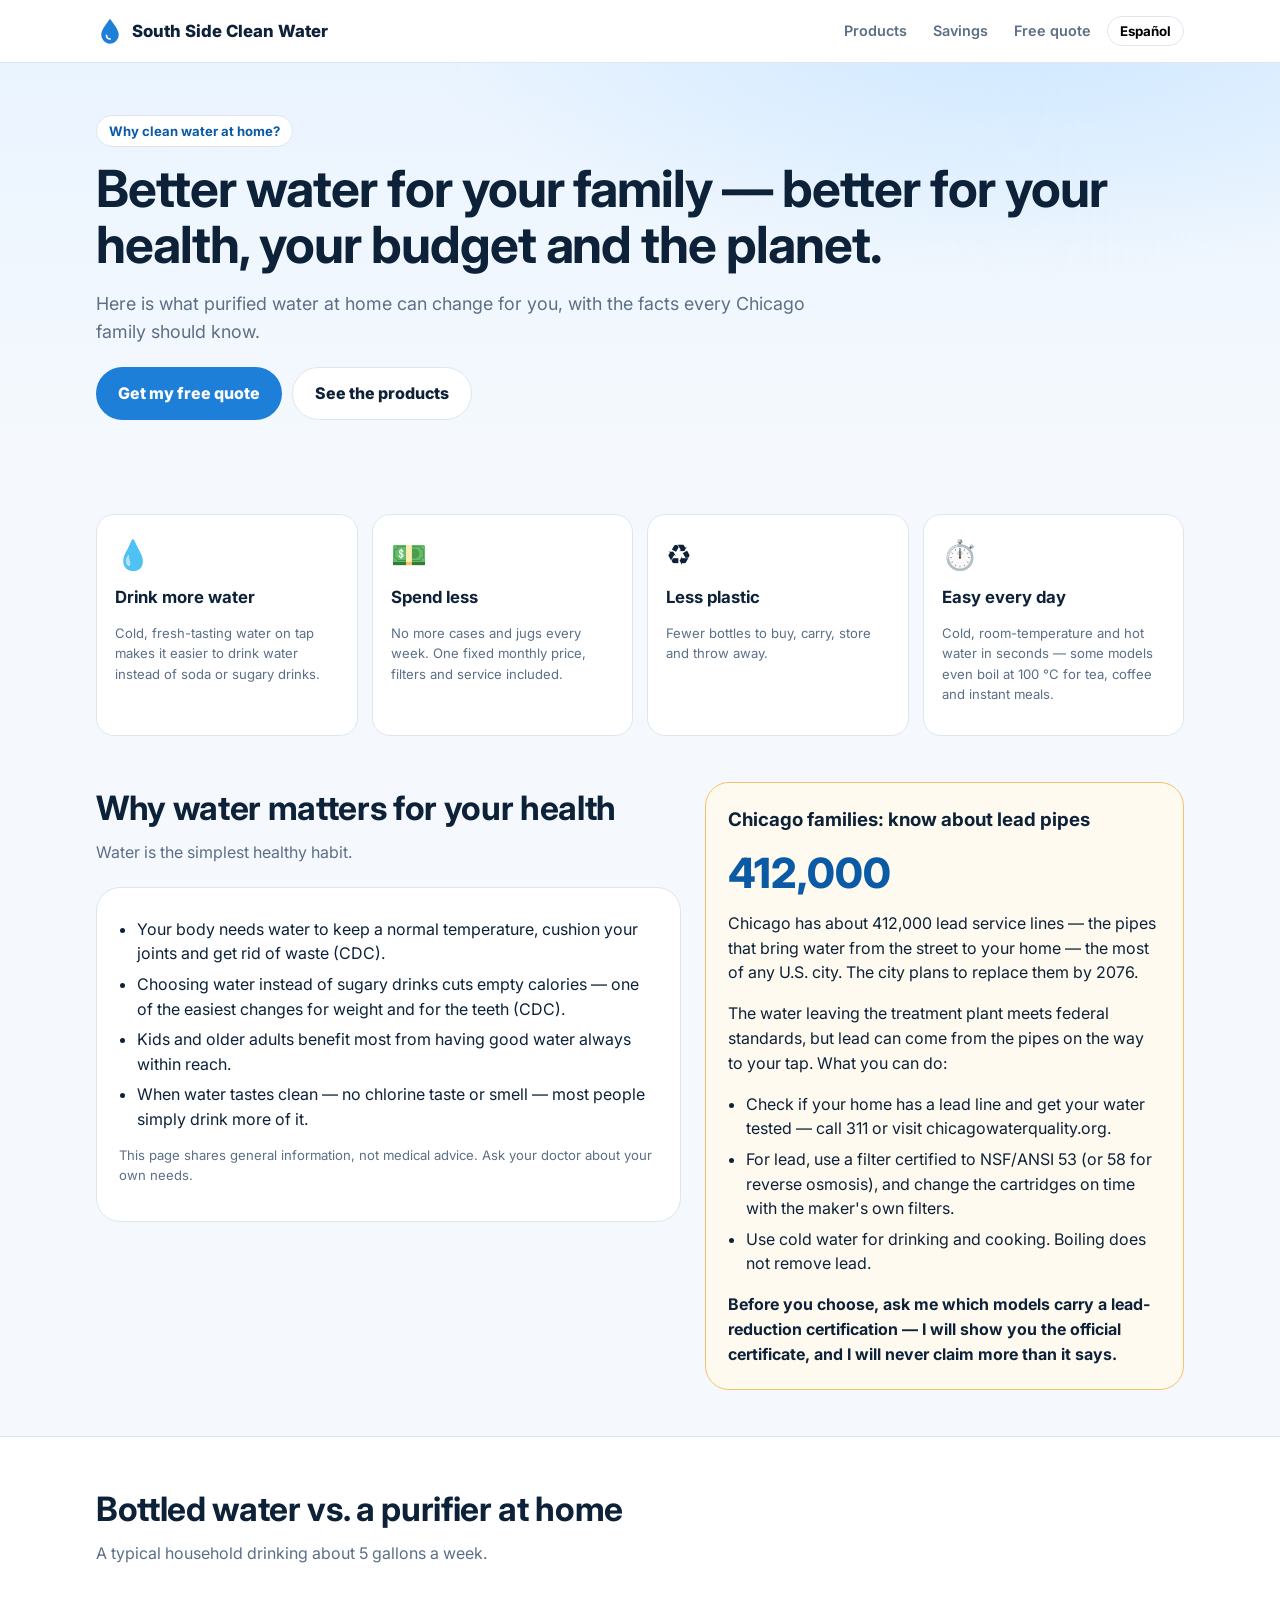
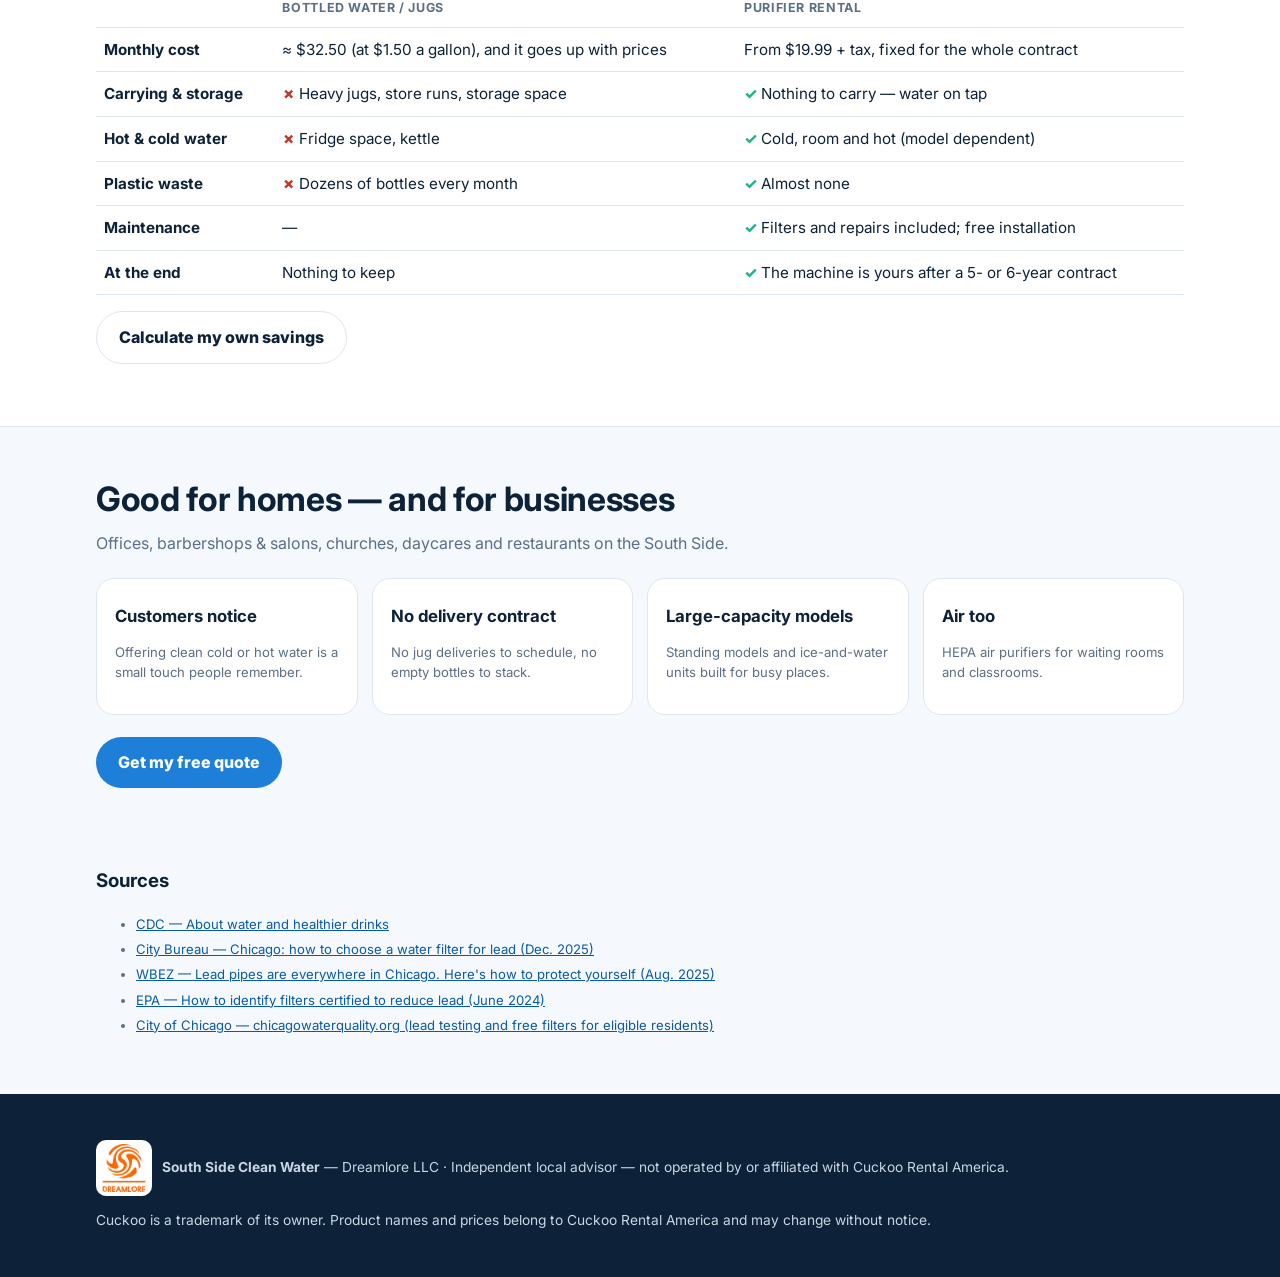
<file: why.html>
<!DOCTYPE html>
<html lang="en">
<head>
<meta charset="UTF-8"/>
<meta name="viewport" content="width=device-width,initial-scale=1"/>
<title>Why clean water at home — South Side Clean Water</title>
<meta name="description" content="Health, savings and peace of mind: why South Side families choose purified water at home — and what Chicago residents should know about lead pipes."/>
<link rel="icon" href="data:image/svg+xml,%3Csvg xmlns='http://www.w3.org/2000/svg' viewBox='0 0 64 64'%3E%3Cpath d='M32 4C22 18 12 30 12 41a20 20 0 0 0 40 0C52 30 42 18 32 4z' fill='%231d7fd8'/%3E%3C/svg%3E"/>
<link href="https://fonts.googleapis.com/css2?family=Inter:wght@400;600;800&display=swap" rel="stylesheet"/>
<link rel="stylesheet" href="style.css?v=4"/>
<style>
.why-hero{background:radial-gradient(1000px 420px at 80% -10%,#cfe8ff 0,transparent 60%),linear-gradient(180deg,#eaf4ff,#f5f9fd);padding:52px 0 34px}
.why-hero p{max-width:720px}
.pillars{display:grid;grid-template-columns:repeat(4,1fr);gap:14px}
.pillar{background:#fff;border:1px solid var(--line);border-radius:var(--r);padding:18px}
.pillar .em{font-size:1.8rem}
.pillar h3{margin:6px 0 4px;font-size:1.05rem}
.block{display:grid;grid-template-columns:1.1fr .9fr;gap:24px;align-items:start}
.panel{background:#fff;border:1px solid var(--line);border-radius:24px;padding:22px}
.panel.alert{border-color:#f5c26b;background:#fffaf0}
.panel h3{margin-top:0}
.panel ul{padding-left:1.1rem;margin:.4rem 0}
.panel li{margin:.35rem 0}
.big{font-size:2.6rem;font-weight:800;color:var(--brand2);line-height:1}
.cmp{width:100%;border-collapse:collapse;font-size:.95rem}
.cmp th,.cmp td{padding:10px 8px;border-bottom:1px solid var(--line);text-align:left;vertical-align:top}
.cmp th{font-size:.78rem;text-transform:uppercase;letter-spacing:.05em;color:var(--muted)}
.cmp td:first-child{font-weight:700}
.yes{color:var(--accent);font-weight:800}.no{color:#c0392b;font-weight:800}
.src{font-size:.82rem;color:var(--muted)}
.src li{margin:.3rem 0}
@media (max-width:900px){.pillars{grid-template-columns:1fr 1fr}.block{grid-template-columns:1fr}}
@media (max-width:560px){.pillars{grid-template-columns:1fr}}
</style>
</head>
<body>
<header class="top"><div class="wrap">
  <a class="logo" href="index.html"><svg viewBox="0 0 64 64"><path d="M32 4C22 18 12 30 12 41a20 20 0 0 0 40 0C52 30 42 18 32 4z" fill="#1d7fd8"/><path d="M24 42a8 8 0 0 0 8 8" stroke="#fff" stroke-width="4" fill="none" stroke-linecap="round"/></svg><span>South Side Clean Water</span></a>
  <nav>
    <a href="index.html#products" data-t="navProducts">Products</a>
    <a href="index.html#savings" data-t="navSavings">Savings</a>
    <a href="index.html#quote" data-t="navQuote">Free quote</a>
    <button class="lang" id="lang" type="button">Español</button>
  </nav>
</div></header>

<main>
<section class="why-hero"><div class="wrap">
  <span class="kicker" data-t="kicker">Why clean water at home?</span>
  <h1 data-t="h1">Better water for your family — better for your health, your budget and the planet.</h1>
  <p class="lead" data-t="lead">Here is what purified water at home can change for you, with the facts every Chicago family should know.</p>
  <div class="cta"><a class="btn btn-main" href="index.html#quote" data-t="cta">Get my free quote</a><a class="btn btn-ghost" href="index.html#products" data-t="cta2">See the products</a></div>
</div></section>

<section><div class="wrap">
  <div class="pillars">
    <div class="pillar"><div class="em">💧</div><h3 data-t="p1t">Drink more water</h3><p class="note" data-t="p1">Cold, fresh-tasting water on tap makes it easier to drink water instead of soda or sugary drinks.</p></div>
    <div class="pillar"><div class="em">💵</div><h3 data-t="p2t">Spend less</h3><p class="note" data-t="p2">No more cases and jugs every week. One fixed monthly price, filters and service included.</p></div>
    <div class="pillar"><div class="em">♻️</div><h3 data-t="p3t">Less plastic</h3><p class="note" data-t="p3">Fewer bottles to buy, carry, store and throw away.</p></div>
    <div class="pillar"><div class="em">⏱️</div><h3 data-t="p4t">Easy every day</h3><p class="note" data-t="p4">Cold, room-temperature and hot water in seconds — some models even boil at 100 °C for tea, coffee and instant meals.</p></div>
  </div>
</div></section>

<section style="padding-top:0"><div class="wrap block">
  <div>
    <h2 data-t="hTitle">Why water matters for your health</h2>
    <p class="sub" data-t="hSub">Water is the simplest healthy habit.</p>
    <div class="panel">
      <ul>
        <li data-t="h1i">Your body needs water to keep a normal temperature, cushion your joints and get rid of waste (CDC).</li>
        <li data-t="h2i">Choosing water instead of sugary drinks cuts empty calories — one of the easiest changes for weight and for the teeth (CDC).</li>
        <li data-t="h3i">Kids and older adults benefit most from having good water always within reach.</li>
        <li data-t="h4i">When water tastes clean — no chlorine taste or smell — most people simply drink more of it.</li>
      </ul>
      <p class="src" data-t="hNote">This page shares general information, not medical advice. Ask your doctor about your own needs.</p>
    </div>
  </div>
  <div class="panel alert">
    <h3 data-t="leadTitle">Chicago families: know about lead pipes</h3>
    <div class="big">412,000</div>
    <p data-t="lead1">Chicago has about 412,000 lead service lines — the pipes that bring water from the street to your home — the most of any U.S. city. The city plans to replace them by 2076.</p>
    <p data-t="lead2">The water leaving the treatment plant meets federal standards, but lead can come from the pipes on the way to your tap. What you can do:</p>
    <ul>
      <li data-t="lead3">Check if your home has a lead line and get your water tested — call 311 or visit chicagowaterquality.org.</li>
      <li data-t="lead4">For lead, use a filter certified to NSF/ANSI 53 (or 58 for reverse osmosis), and change the cartridges on time with the maker's own filters.</li>
      <li data-t="lead5">Use cold water for drinking and cooking. Boiling does not remove lead.</li>
    </ul>
    <p style="font-weight:700;margin-bottom:0" data-t="lead6">Before you choose, ask me which models carry a lead-reduction certification — I will show you the official certificate, and I will never claim more than it says.</p>
  </div>
</div></section>

<section style="background:#fff;border-top:1px solid var(--line);border-bottom:1px solid var(--line)"><div class="wrap">
  <h2 data-t="cTitle">Bottled water vs. a purifier at home</h2>
  <p class="sub" data-t="cSub">A typical household drinking about 5 gallons a week.</p>
  <div style="overflow-x:auto">
  <table class="cmp">
    <thead><tr><th></th><th data-t="cBottled">Bottled water / jugs</th><th data-t="cPur">Purifier rental</th></tr></thead>
    <tbody>
      <tr><td data-t="r1">Monthly cost</td><td data-t="r1a">≈ $32.50 (at $1.50 a gallon), and it goes up with prices</td><td data-t="r1b">From $19.99 + tax, fixed for the whole contract</td></tr>
      <tr><td data-t="r2">Carrying & storage</td><td><span class="no">✗</span> <span data-t="r2a">Heavy jugs, store runs, storage space</span></td><td><span class="yes">✓</span> <span data-t="r2b">Nothing to carry — water on tap</span></td></tr>
      <tr><td data-t="r3">Hot & cold water</td><td><span class="no">✗</span> <span data-t="r3a">Fridge space, kettle</span></td><td><span class="yes">✓</span> <span data-t="r3b">Cold, room and hot (model dependent)</span></td></tr>
      <tr><td data-t="r4">Plastic waste</td><td><span class="no">✗</span> <span data-t="r4a">Dozens of bottles every month</span></td><td><span class="yes">✓</span> <span data-t="r4b">Almost none</span></td></tr>
      <tr><td data-t="r5">Maintenance</td><td>—</td><td><span class="yes">✓</span> <span data-t="r5b">Filters and repairs included; free installation</span></td></tr>
      <tr><td data-t="r6">At the end</td><td data-t="r6a">Nothing to keep</td><td><span class="yes">✓</span> <span data-t="r6b">The machine is yours after a 5- or 6-year contract</span></td></tr>
    </tbody>
  </table>
  </div>
  <p style="margin-top:16px"><a class="btn btn-ghost" href="index.html#savings" data-t="cCalc">Calculate my own savings</a></p>
</div></section>

<section><div class="wrap">
  <h2 data-t="bTitle">Good for homes — and for businesses</h2>
  <p class="sub" data-t="bSub">Offices, barbershops & salons, churches, daycares and restaurants on the South Side.</p>
  <div class="pillars">
    <div class="pillar"><h3 data-t="b1t">Customers notice</h3><p class="note" data-t="b1">Offering clean cold or hot water is a small touch people remember.</p></div>
    <div class="pillar"><h3 data-t="b2t">No delivery contract</h3><p class="note" data-t="b2">No jug deliveries to schedule, no empty bottles to stack.</p></div>
    <div class="pillar"><h3 data-t="b3t">Large-capacity models</h3><p class="note" data-t="b3">Standing models and ice-and-water units built for busy places.</p></div>
    <div class="pillar"><h3 data-t="b4t">Air too</h3><p class="note" data-t="b4">HEPA air purifiers for waiting rooms and classrooms.</p></div>
  </div>
  <div class="cta" style="margin-top:22px"><a class="btn btn-main" href="index.html#quote" data-t="cta">Get my free quote</a></div>
</div></section>

<section style="padding-top:0"><div class="wrap">
  <h3 data-t="sTitle">Sources</h3>
  <ul class="src">
    <li><a href="https://www.cdc.gov/healthy-weight-growth/water-healthy-drinks/index.html" target="_blank" rel="noopener">CDC — About water and healthier drinks</a></li>
    <li><a href="https://www.citybureau.org/newswire/2025/12/9/chicago-how-to-choose-a-water-filter-for-lead" target="_blank" rel="noopener">City Bureau — Chicago: how to choose a water filter for lead (Dec. 2025)</a></li>
    <li><a href="https://www.wbez.org/environment/2025/08/28/chicago-lead-pipes-protect-yourself-drinking-water" target="_blank" rel="noopener">WBEZ — Lead pipes are everywhere in Chicago. Here's how to protect yourself (Aug. 2025)</a></li>
    <li><a href="https://epa.gov/system/files/documents/2024-06/how-to-id-filters-certified-to-reduce-lead-in-drinking-water-epa_june-2024.pdf" target="_blank" rel="noopener">EPA — How to identify filters certified to reduce lead (June 2024)</a></li>
    <li><a href="https://www.chicagowaterquality.org" target="_blank" rel="noopener">City of Chicago — chicagowaterquality.org (lead testing and free filters for eligible residents)</a></li>
  </ul>
</div></section>
</main>

<footer><div class="wrap">
  <p><img src="img/dreamlore-logo.png" alt="Dreamlore LLC" style="height:56px;width:auto;background:#fff;border-radius:10px;padding:4px;vertical-align:middle;margin-right:10px"/><strong>South Side Clean Water</strong> — <span id="repLine"></span></p>
  <p data-t="tm">Cuckoo is a trademark of its owner. Product names and prices belong to Cuckoo Rental America and may change without notice.</p>
</div></footer>
<script src="why.js?v=1"></script>
</body>
</html>
</file>
<file: style.css>
:root{--ink:#0d2238;--muted:#5b6f86;--line:#dde6ef;--bg:#f5f9fd;--card:#fff;--brand:#1d7fd8;--brand2:#0a5aa6;--accent:#1fb38a;--warm:#ff8a3d;--r:18px;--shadow:0 10px 30px rgba(13,34,56,.08)}
*{box-sizing:border-box}html{scroll-behavior:smooth}
body{margin:0;font-family:Inter,system-ui,Segoe UI,Arial,sans-serif;color:var(--ink);background:var(--bg);line-height:1.55}
a{color:var(--brand2)}
.wrap{max-width:1120px;margin:0 auto;padding:0 16px}
header.top{position:sticky;top:0;z-index:20;background:rgba(255,255,255,.92);backdrop-filter:blur(8px);border-bottom:1px solid var(--line)}
.top .wrap{display:flex;align-items:center;gap:12px;height:62px}
.logo{display:flex;align-items:center;gap:8px;font-weight:800;text-decoration:none;color:var(--ink);font-size:1.05rem}
.logo svg{width:28px;height:28px}
.top nav{margin-left:auto;display:flex;gap:6px;align-items:center}
.top nav a{font-size:.9rem;font-weight:600;color:var(--muted);text-decoration:none;padding:6px 10px;border-radius:99px}
.top nav a:hover{background:var(--bg);color:var(--ink)}
.lang{border:1px solid var(--line);background:#fff;border-radius:99px;padding:6px 12px;font-weight:700;cursor:pointer;font-family:inherit}
.btn{display:inline-flex;align-items:center;justify-content:center;gap:8px;border:0;border-radius:99px;padding:13px 22px;font-weight:800;font-size:1rem;cursor:pointer;text-decoration:none;font-family:inherit}
.btn-main{background:var(--brand);color:#fff}.btn-main:hover{background:var(--brand2)}
.btn-ghost{background:#fff;color:var(--ink);border:1px solid var(--line)}
.btn-green{background:var(--accent);color:#fff}
.btn-wa{background:#25d366;color:#fff}.btn-wa:hover{background:#1da851}
.hero{background:radial-gradient(1200px 500px at 85% -10%,#cfe8ff 0,transparent 60%),linear-gradient(180deg,#eaf4ff,#f5f9fd);padding:56px 0 40px}
.hero .wrap{display:grid;grid-template-columns:1.15fr .85fr;gap:36px;align-items:center}
.kicker{display:inline-block;background:#fff;border:1px solid var(--line);border-radius:99px;padding:5px 12px;font-size:.82rem;font-weight:700;color:var(--brand2)}
h1{font-size:clamp(2rem,4.6vw,3.2rem);line-height:1.08;margin:14px 0 12px;letter-spacing:-.02em}
.lead{font-size:1.12rem;color:var(--muted);max-width:560px}
.cta{display:flex;gap:10px;flex-wrap:wrap;margin:22px 0 14px}
.ticks{display:flex;flex-wrap:wrap;gap:8px 18px;padding:0;margin:0;list-style:none;font-weight:600;font-size:.93rem}
.ticks li::before{content:"✓ ";color:var(--accent);font-weight:800}
.hero-card{background:#fff;border-radius:24px;box-shadow:var(--shadow);padding:22px;border:1px solid var(--line)}
.hero-card h3{margin:0 0 6px}
.price-big{font-size:2.4rem;font-weight:800;color:var(--brand2);line-height:1}
.price-big small{font-size:1rem;color:var(--muted);font-weight:600}
section{padding:46px 0}
h2{font-size:clamp(1.5rem,3vw,2.1rem);margin:0 0 6px;letter-spacing:-.01em}
.sub{color:var(--muted);margin:0 0 22px}
.steps{display:grid;grid-template-columns:repeat(4,1fr);gap:14px}
.step{background:#fff;border:1px solid var(--line);border-radius:var(--r);padding:18px}
.step b{display:flex;width:34px;height:34px;border-radius:50%;background:var(--brand);color:#fff;align-items:center;justify-content:center;margin-bottom:8px}
.filters{display:flex;flex-wrap:wrap;gap:8px;margin-bottom:12px}
.chip{border:1px solid var(--line);background:#fff;border-radius:99px;padding:8px 14px;font-weight:700;cursor:pointer;font-family:inherit;color:var(--ink)}
.chip.on{background:var(--ink);color:#fff;border-color:var(--ink)}
.plan{display:flex;flex-wrap:wrap;gap:16px;align-items:center;background:#fff;border:1px solid var(--line);border-radius:var(--r);padding:12px 16px;margin-bottom:18px;font-size:.93rem}
.seg{display:inline-flex;border:1px solid var(--line);border-radius:99px;overflow:hidden}
.seg button{border:0;background:#fff;padding:7px 13px;font-weight:700;cursor:pointer;font-family:inherit;color:var(--muted)}
.seg button.on{background:var(--brand);color:#fff}
.grid{display:grid;grid-template-columns:repeat(auto-fill,minmax(250px,1fr));gap:14px;align-items:start}
.card{background:var(--card);border:1px solid var(--line);border-radius:var(--r);padding:16px;display:flex;flex-direction:column;gap:8px;position:relative}
.card .ic{width:52px;height:52px;border-radius:14px;display:flex;align-items:center;justify-content:center;background:#eaf4ff}
.card .ic svg{width:30px;height:30px}
.card[data-cat=air] .ic{background:#e6f8f2}.card[data-cat=bath] .ic{background:#fff1e7}.card[data-cat=massage] .ic{background:#f1ecff}
.badge{position:absolute;top:14px;right:14px;font-size:.7rem;font-weight:800;padding:3px 8px;border-radius:99px;background:var(--warm);color:#fff}
.badge.new{background:var(--accent)}
.card h3{font-size:1rem;margin:2px 0 0}
.model{font-size:.75rem;color:var(--muted)}
.tags{display:flex;flex-wrap:wrap;gap:5px}
.tag{font-size:.72rem;font-weight:700;background:var(--bg);border:1px solid var(--line);border-radius:99px;padding:2px 8px;color:var(--muted)}
.rent{margin-top:auto;font-size:1.6rem;font-weight:800;color:var(--brand2)}
.rent small{font-size:.85rem;color:var(--muted);font-weight:600}
.na{font-size:.85rem;color:var(--muted);font-weight:600}
.meta{font-size:.78rem;color:var(--muted)}
.card .btn{padding:10px 14px;font-size:.92rem}
.pimg{width:100%;height:210px;object-fit:contain;background:#fff;border-radius:14px;padding:8px}
details.plans{border-top:1px solid var(--line);padding-top:6px}
details.plans summary{cursor:pointer;font-weight:700;font-size:.88rem;color:var(--brand2)}
.pt{width:100%;border-collapse:collapse;font-size:.8rem;margin-top:6px}
.pt th,.pt td{padding:5px 4px;border-bottom:1px solid var(--line);text-align:right}
.pt th:first-child{text-align:left;font-weight:600;color:var(--muted)}
.pt thead th{font-size:.72rem;text-transform:uppercase;letter-spacing:.04em;color:var(--muted)}
.pt tr.sel th{color:var(--ink)}
.pt td.on{background:#e3f0fd;font-weight:800;color:var(--brand2);border-radius:6px}
.pt tr.extra th,.pt tr.extra td{font-size:.74rem;color:var(--muted)}
.calc{display:grid;grid-template-columns:1fr 1fr;gap:18px;background:#fff;border:1px solid var(--line);border-radius:24px;padding:22px}
.calc label{display:block;font-weight:700;font-size:.9rem;margin:10px 0 4px}
.calc input[type=range]{width:100%}
.out{background:var(--bg);border-radius:18px;padding:18px;display:flex;flex-direction:column;gap:8px;justify-content:center}
.out .row{display:flex;justify-content:space-between;font-weight:600}
.save{font-size:1.9rem;font-weight:800;color:var(--accent)}
.benefits{display:grid;grid-template-columns:repeat(3,1fr);gap:14px}
.ben{background:#fff;border:1px solid var(--line);border-radius:var(--r);padding:18px}
.ben h3{margin:0 0 4px;font-size:1.02rem}
.area{display:flex;flex-wrap:wrap;gap:6px;margin-top:10px}
.area span{background:#fff;border:1px solid var(--line);border-radius:99px;padding:4px 10px;font-weight:700;font-size:.85rem}
form{background:#fff;border:1px solid var(--line);border-radius:24px;padding:22px;display:grid;grid-template-columns:1fr 1fr;gap:12px}
form .full{grid-column:1/-1}
form label{font-weight:700;font-size:.88rem;display:block;margin-bottom:4px}
input,select,textarea{width:100%;padding:11px 12px;border:1px solid #c9d6e3;border-radius:12px;font:inherit;background:#fff;color:var(--ink)}
textarea{min-height:84px;resize:vertical}
.send{display:flex;flex-wrap:wrap;gap:10px}
.note{font-size:.82rem;color:var(--muted)}
.err{color:#c0392b;font-weight:700;font-size:.88rem;min-height:1.2em}
details.faq{background:#fff;border:1px solid var(--line);border-radius:14px;padding:14px 16px;margin-bottom:10px}
details.faq summary{font-weight:700;cursor:pointer}
footer{background:var(--ink);color:#c9d6e3;padding:32px 0;font-size:.86rem}
footer a{color:#fff}
.sticky-call{display:none}
@media (max-width:900px){.hero .wrap,.calc{grid-template-columns:1fr}.steps{grid-template-columns:1fr 1fr}.benefits{grid-template-columns:1fr}.top nav a{display:none}}
@media (max-width:560px){form{grid-template-columns:1fr}.steps{grid-template-columns:1fr}
  .sticky-call{display:flex;position:fixed;left:12px;right:12px;bottom:12px;z-index:30;gap:8px}
  .sticky-call .btn{flex:1;box-shadow:0 8px 24px rgba(0,0,0,.18)} body{padding-bottom:76px}}
</file>
